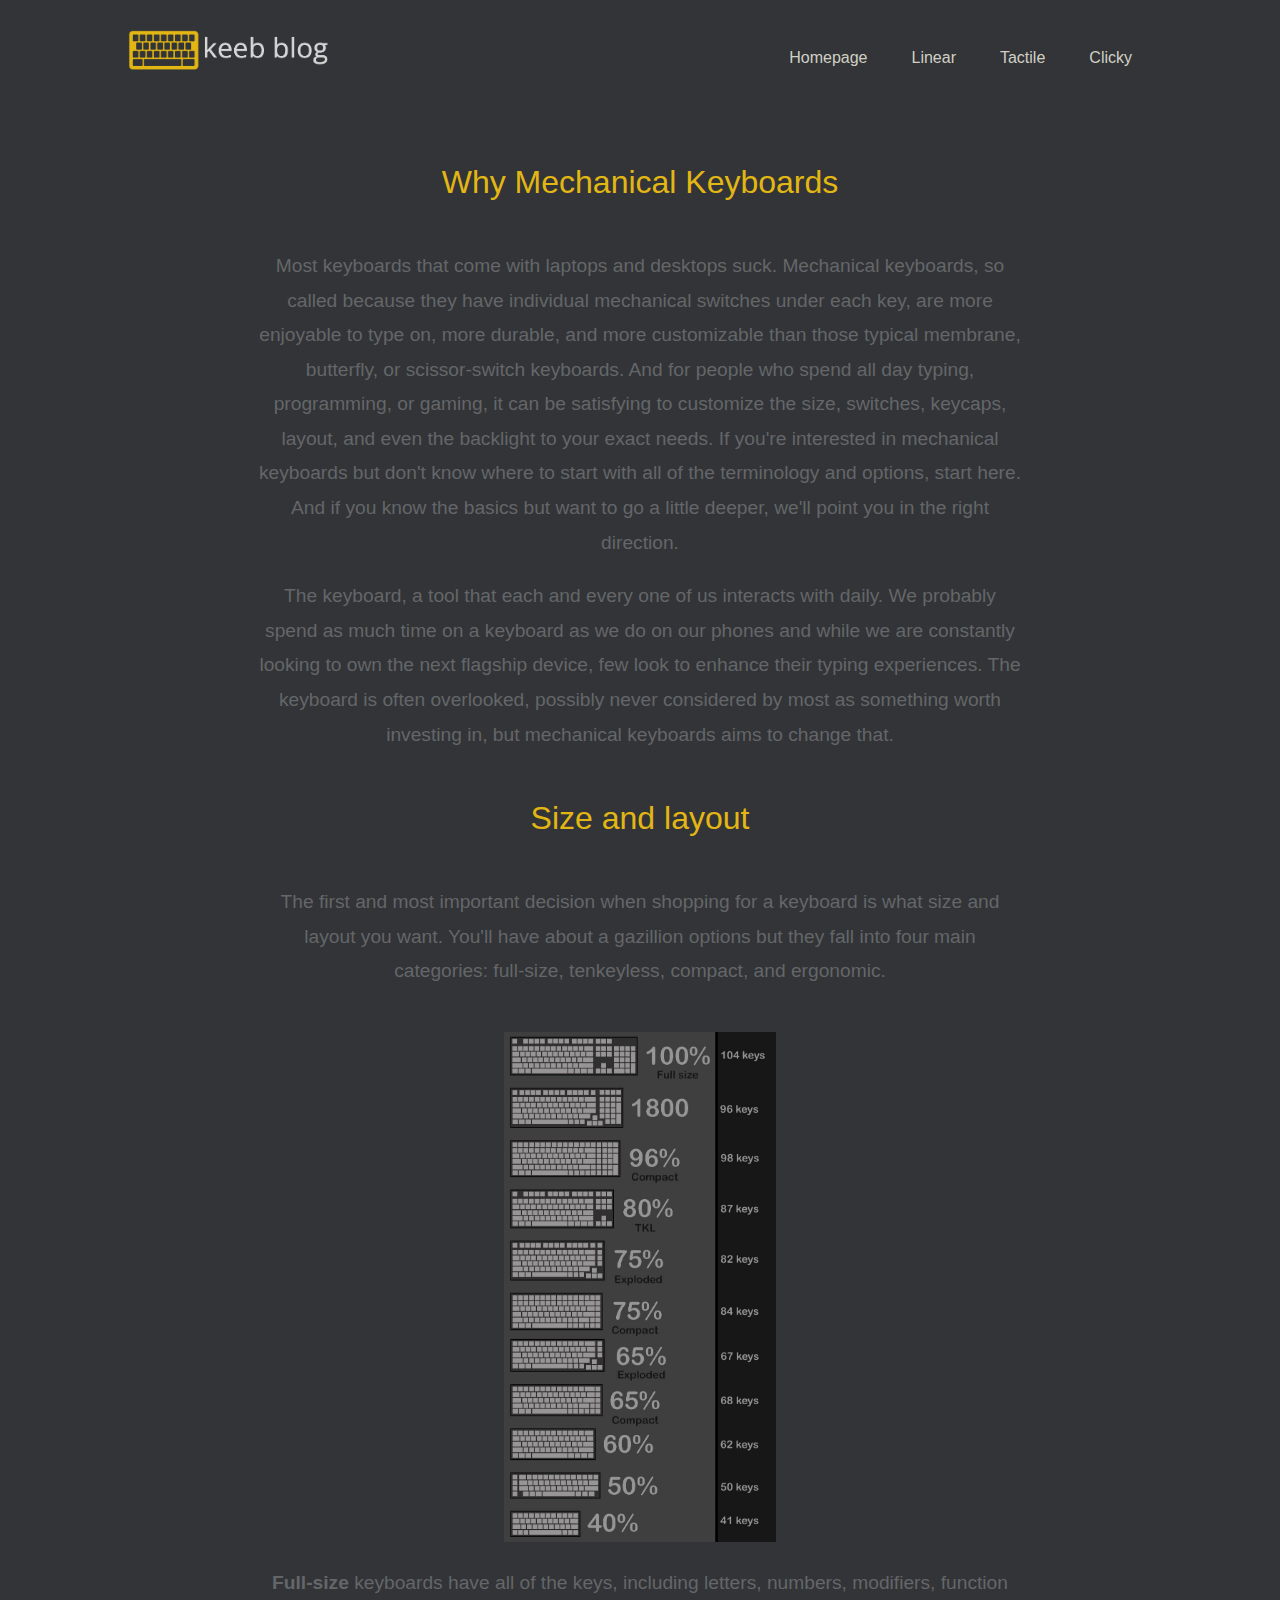
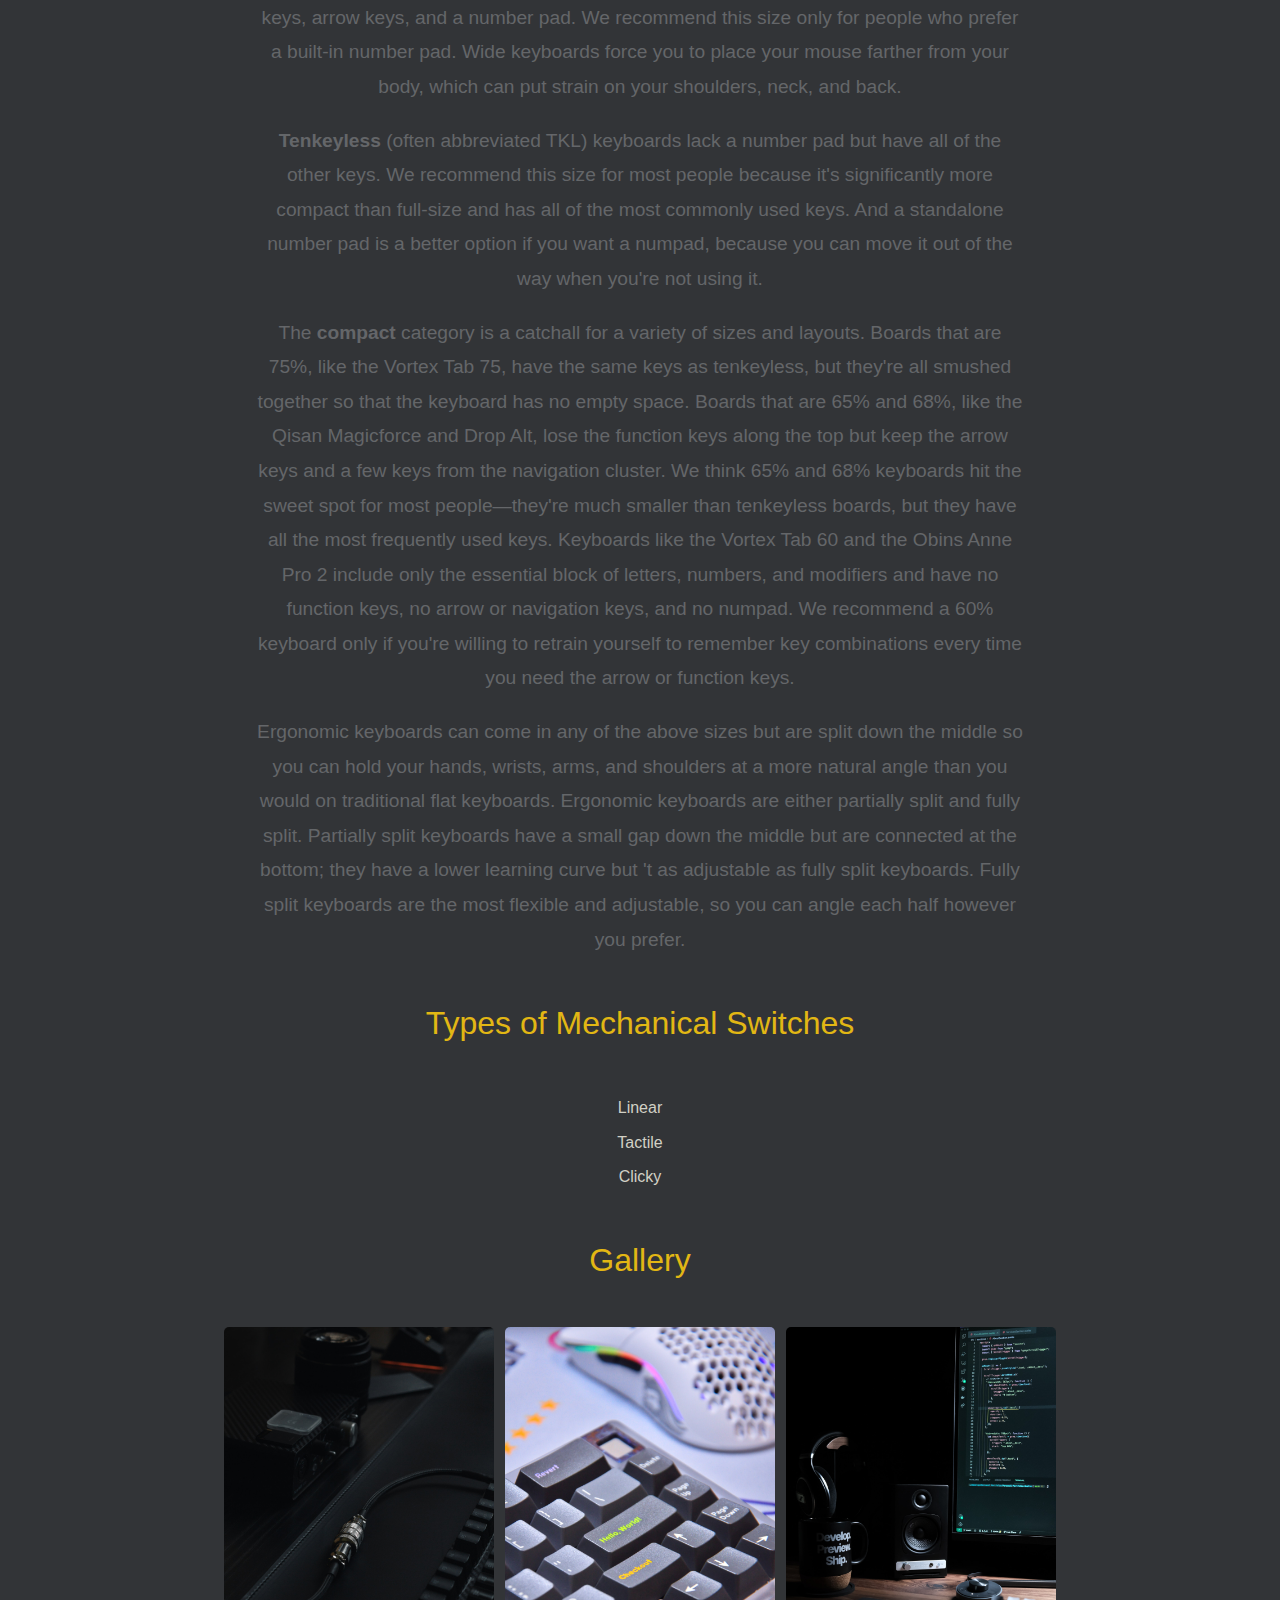
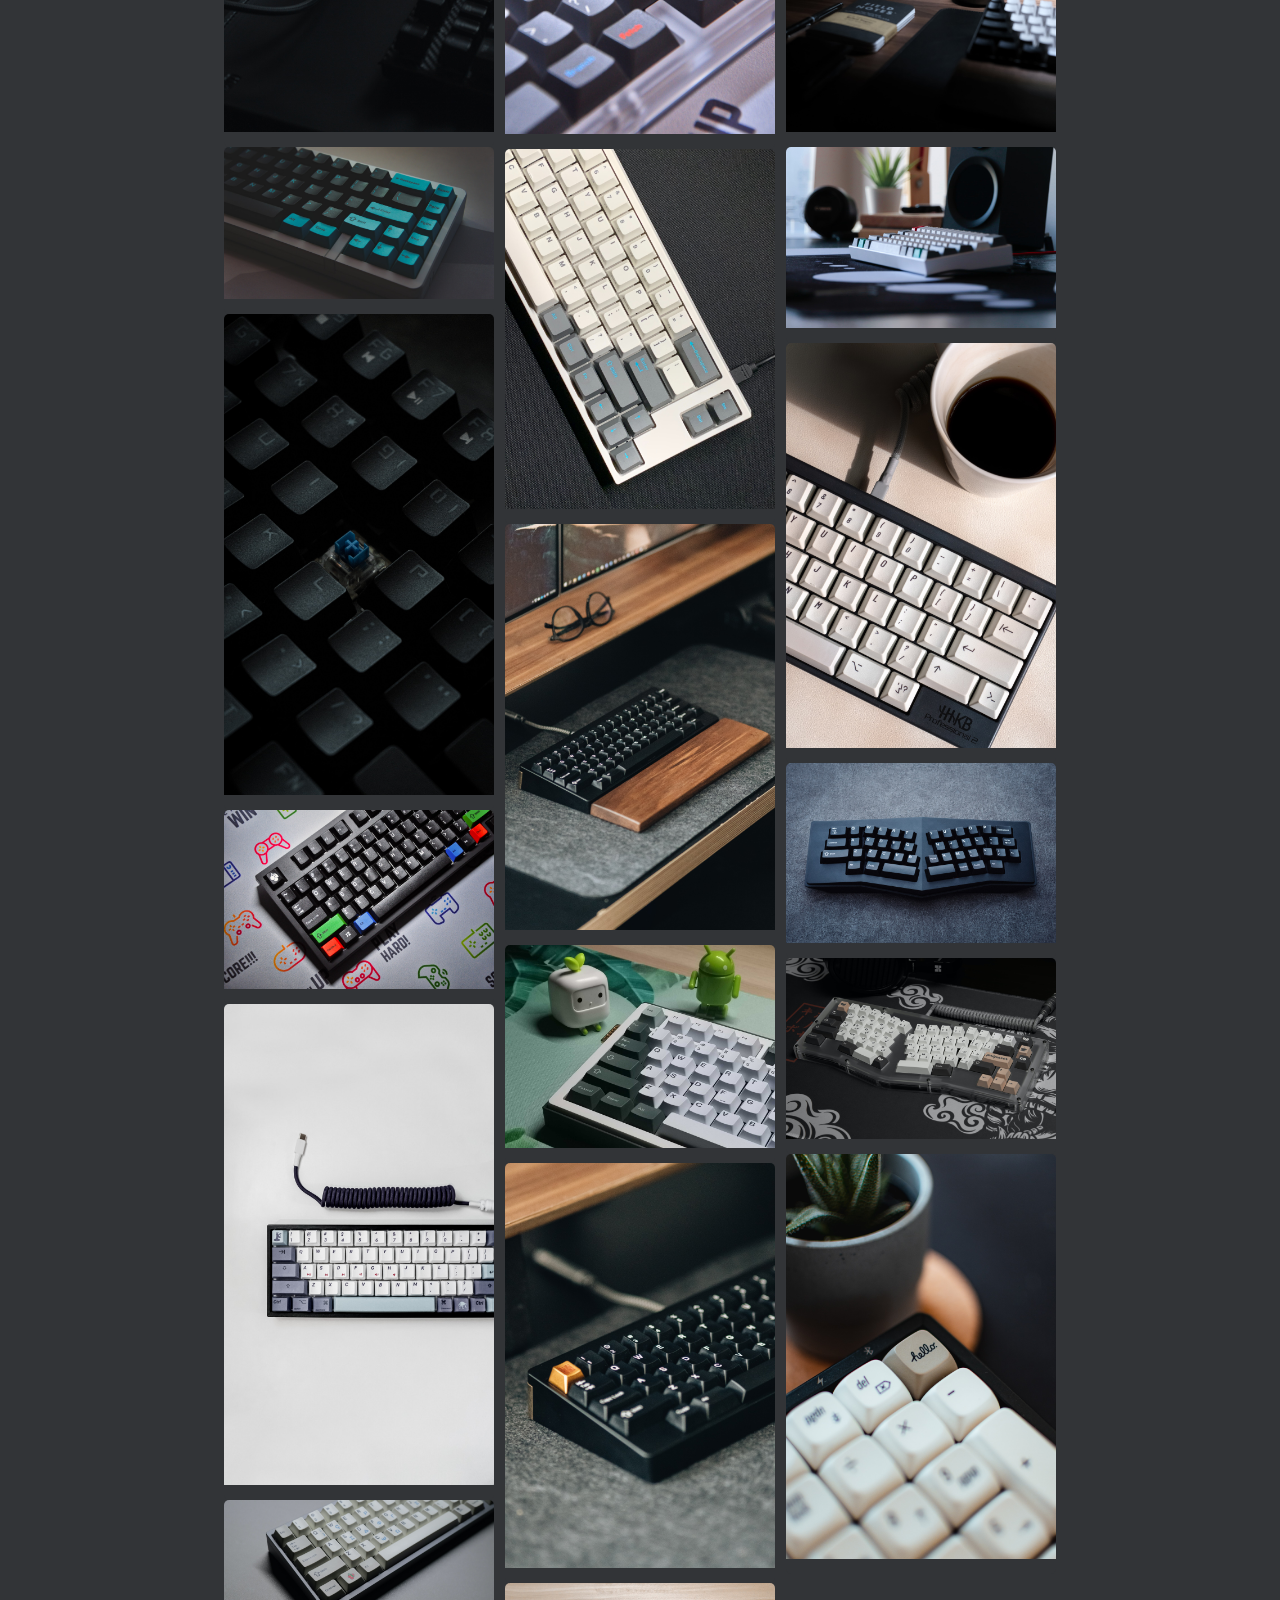
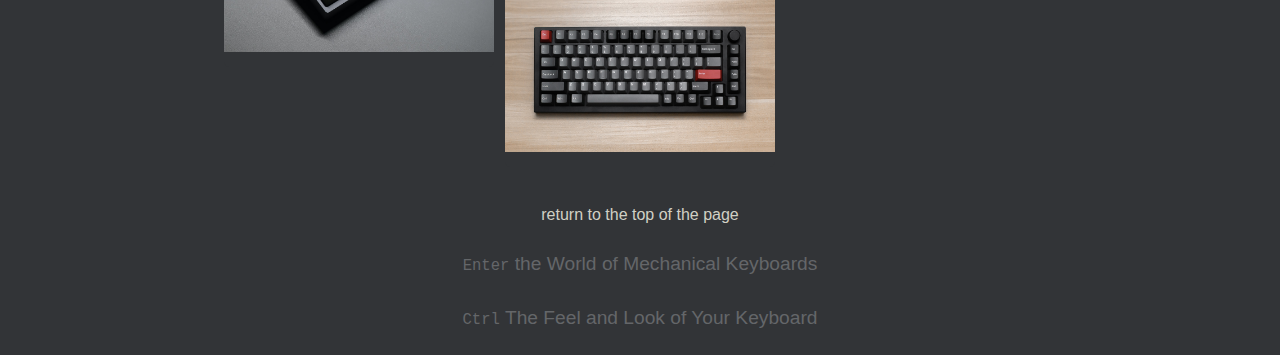
<file: index.html>
<!DOCTYPE html>
<html lang="en">
  <head>
    <meta charset="UTF-8" />
    <meta http-equiv="X-UA-Compatible" content="IE=edge" />
    <meta name="viewport" content="width=device-width, initial-scale=1.0" />
    <title>Keeb Blog</title>
    <link rel="stylesheet" href="style.css" />
  </head>
  <body>
    <header id="top" role="banner">
      <img class="logo" src="images/logo.png" alt="logo" />
      <nav role="navigation">
        <ul class="nav_links">
          <li>
            <a href="index.html" title="Homepage">Homepage</a>
          </li>
          <li>
            <a href="linear.html" title="linear">Linear</a>
          </li>
          <li>
            <a href="tactile.html" title="Tactile">Tactile</a>
          </li>
          <li>
            <a href="clicky.html" title="Clicky">Clicky</a>
          </li>
        </ul>
      </nav>
    </header>
    <main role="main">
      <article role="article">
        <h1>Why Mechanical Keyboards</h1>
        <p>
          Most keyboards that come with laptops and desktops suck. Mechanical
          keyboards, so called because they have individual mechanical switches
          under each key, are more enjoyable to type on, more durable, and more
          customizable than those typical membrane, butterfly, or scissor-switch
          keyboards. And for people who spend all day typing, programming, or
          gaming, it can be satisfying to customize the size, switches, keycaps,
          layout, and even the backlight to your exact needs. If you&apos;re
          interested in mechanical keyboards but don&apos;t know where to start
          with all of the terminology and options, start here. And if you know
          the basics but want to go a little deeper, we&apos;ll point you in the
          right direction.
          <!--source: https://www.nytimes.com/wirecutter/blog/how-to-shop-for-a-mechanical-keyboard/#_70552176 -->
        </p>
        <p>
          The keyboard, a tool that each and every one of us interacts with
          daily. We probably spend as much time on a keyboard as we do on our
          phones and while we are constantly looking to own the next flagship
          device, few look to enhance their typing experiences. The keyboard is
          often overlooked, possibly never considered by most as something worth
          investing in, but mechanical keyboards aims to change that.
          <!--source: https://www.taehatypes.com-->
        </p>
        <!--source: https://www.nytimes.com/wirecutter/blog/how-to-shop-for-a-mechanical-keyboard/#_70552176 -->
        <h1>Size and layout</h1>
        <p>
          The first and most important decision when shopping for a keyboard is
          what size and layout you want. You&apos;ll have about a gazillion
          options but they fall into four main categories: full-size,
          tenkeyless, compact, and ergonomic.
        </p>
        <img class="layoutPic" src="images/layout.jpg" alt="layout_img" />
        <p>
          <b>Full-size</b> keyboards have all of the keys, including letters,
          numbers, modifiers, function keys, arrow keys, and a number pad. We
          recommend this size only for people who prefer a built-in number pad.
          Wide keyboards force you to place your mouse farther from your body,
          which can put strain on your shoulders, neck, and back.
        </p>
        <p>
          <b>Tenkeyless</b> (often abbreviated TKL) keyboards lack a number pad
          but have all of the other keys. We recommend this size for most people
          because it&apos;s significantly more compact than full-size and has
          all of the most commonly used keys. And a standalone number pad is a
          better option if you want a numpad, because you can move it out of the
          way when you&apos;re not using it.
        </p>
        <p>
          The <b>compact</b> category is a catchall for a variety of sizes and
          layouts. Boards that are 75%, like the Vortex Tab 75, have the same
          keys as tenkeyless, but they&apos;re all smushed together so that the
          keyboard has no empty space. Boards that are 65% and 68%, like the
          Qisan Magicforce and Drop Alt, lose the function keys along the top
          but keep the arrow keys and a few keys from the navigation cluster. We
          think 65% and 68% keyboards hit the sweet spot for most
          people—they&apos;re much smaller than tenkeyless boards, but they have
          all the most frequently used keys. Keyboards like the Vortex Tab 60
          and the Obins Anne Pro 2 include only the essential block of letters,
          numbers, and modifiers and have no function keys, no arrow or
          navigation keys, and no numpad. We recommend a 60% keyboard only if
          you&apos;re willing to retrain yourself to remember key combinations
          every time you need the arrow or function keys.
        </p>
        <p>
          Ergonomic keyboards can come in any of the above sizes but are split
          down the middle so you can hold your hands, wrists, arms, and
          shoulders at a more natural angle than you would on traditional flat
          keyboards. Ergonomic keyboards are either partially split and fully
          split. Partially split keyboards have a small gap down the middle but
          are connected at the bottom; they have a lower learning curve but
          &apos;t as adjustable as fully split keyboards. Fully split keyboards
          are the most flexible and adjustable, so you can angle each half
          however you prefer.
        </p>
        <h1>Types of Mechanical Switches</h1>
        <ul class="datalist">
          <li>
            <data value="001" data-id="001"
              ><a href="linear.html" title="linear">Linear</a></data
            >
          </li>
          <li>
            <data value="002" data-id="002"
              ><a href="tactile.html" title="Tactile">Tactile</a></data
            >
          </li>
          <li>
            <data value="003" data-id="003"
              ><a href="clicky.html" title="Clicky">Clicky</a></data
            >
          </li>
        </ul>
        <h1>Gallery</h1>
        <div class="container">
          <div class="gallery">
            <div class="column">
              <img itemprop="row1col1" src="images/img1.jpg" />
              <img itemprop="row1col2" src="images/img2.jpg" />
              <img itemprop="row1col3" src="images/img3.jpg" />
              <img itemprop="row1col4" src="images/img4.jpg" />
              <img itemprop="row1col5" src="images/img5.jpg" />
              <img itemprop="row1col6" src="images/img6.jpg" />
            </div>
            <div class="column">
              <img itemprop="row2col1" src="images/img7.jpg" />
              <img itemprop="row2col2" src="images/img8.jpg" />
              <img itemprop="row2col3" src="images/img9.jpg" />
              <img itemprop="row2col4" src="images/img10.jpg" />
              <img itemprop="row2col5" src="images/img11.jpg" />
              <img itemprop="row2col6" src="images/img12.jpg" />
            </div>
            <div class="column">
              <img itemprop="row3col1" src="images/img13.jpg" />
              <img itemprop="row3col2" src="images/img14.jpg" />
              <img itemprop="row3col3" src="images/img15.jpg" />
              <img itemprop="row3col4" src="images/img16.jpg" />
              <img itemprop="row3col5" src="images/img17.jpg" />
              <img itemprop="row3col6" src="images/img18.jpg" />
            </div>
          </div>
        </div>
      </article>
    </main>
    <footer role="sectionlink">
      <a href="index.html">return to the top of the page</a>
      <p><kbd>Enter</kbd> the World of Mechanical Keyboards</p>
      <p><kbd>Ctrl</kbd> The Feel and Look of Your Keyboard</p>
    </footer>
  </body>
</html>
</file>
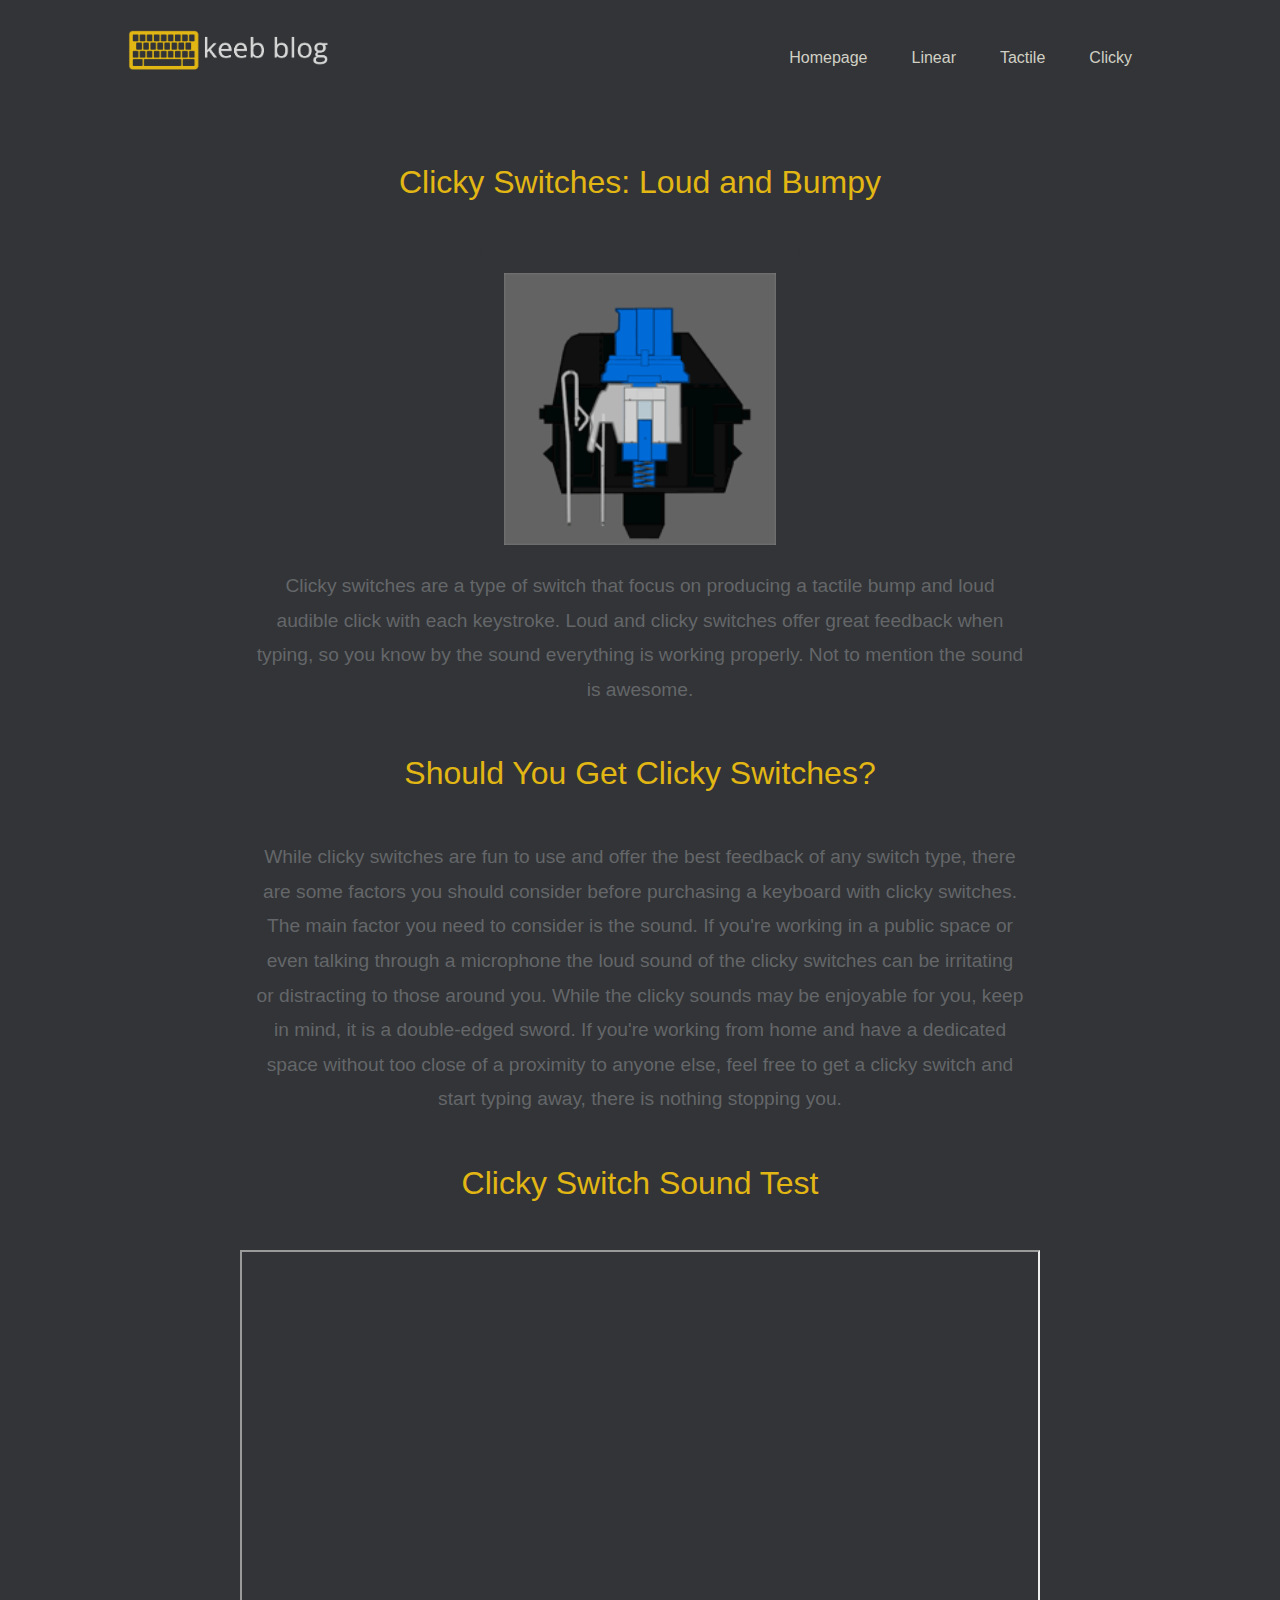
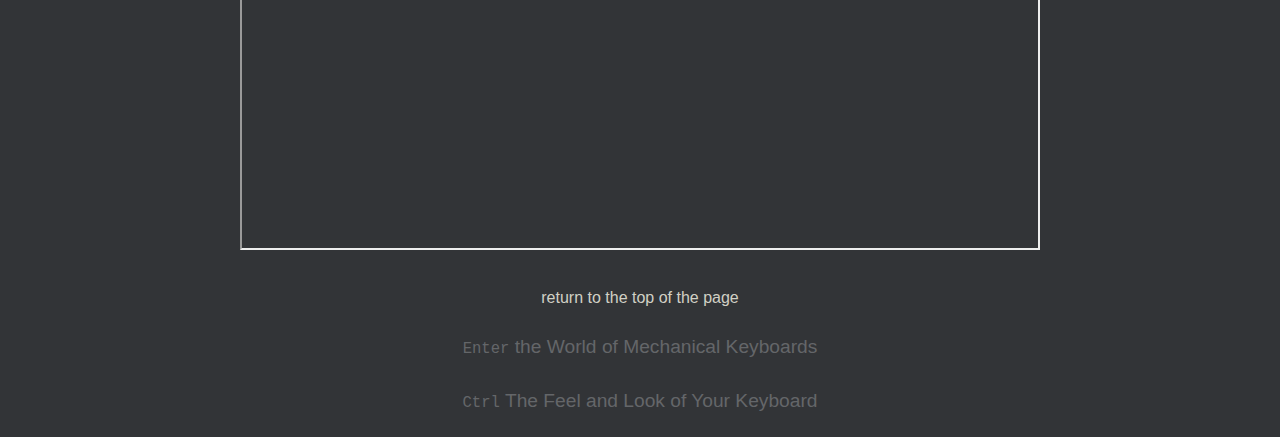
<file: clicky.html>
<!DOCTYPE html>
<html lang="en">
  <head>
    <meta charset="UTF-8" />
    <meta http-equiv="X-UA-Compatible" content="IE=edge" />
    <meta name="viewport" content="width=device-width, initial-scale=1.0" />
    <title>Keeb Blog</title>
    <link rel="stylesheet" href="style.css" />
  </head>
  <body>
    <header id="top" role="banner">
      <img class="logo" src="images/logo.png" alt="logo" />
      <nav role="navigation">
        <ul class="nav_links">
          <li>
            <a href="index.html" title="Homepage">Homepage</a>
          </li>
          <li>
            <a href="linear.html" title="linear">Linear</a>
          </li>
          <li>
            <a href="tactile.html" title="Tactile">Tactile</a>
          </li>
          <li>
            <a href="clicky.html" title="Clicky">Clicky</a>
          </li>
        </ul>
      </nav>
    </header>
    <main role="main">
      <article role="article">
        <!--source: https://switchandclick.com/linear-vs-tactile-vs-clicky-switches-a-helpful-guide-with-an-infographic/ -->
        <h1>Clicky Switches: Loud and Bumpy</h1>
        <img class="switch" src="images/Blue.gif" alt="blueswitch" />
        <p>
          Clicky switches are a type of switch that focus on producing a tactile
          bump and loud audible click with each keystroke. Loud and clicky
          switches offer great feedback when typing, so you know by the sound
          everything is working properly. Not to mention the sound is awesome.
        </p>
        <h1>Should You Get Clicky Switches?</h1>
        <p>
          While clicky switches are fun to use and offer the best feedback of
          any switch type, there are some factors you should consider before
          purchasing a keyboard with clicky switches. The main factor you need
          to consider is the sound. If you&apos;re working in a public space or
          even talking through a microphone the loud sound of the clicky
          switches can be irritating or distracting to those around you. While
          the clicky sounds may be enjoyable for you, keep in mind, it is a
          double-edged sword. If you&apos;re working from home and have a
          dedicated space without too close of a proximity to anyone else, feel
          free to get a clicky switch and start typing away, there is nothing
          stopping you.
        </p>
        <h1>Clicky Switch Sound Test</h1>
        <iframe
          width="800"
          height="600"
          allow="fullscreen"
          src="https://www.youtube.com/embed/vMu5pXRhbYA"
        ></iframe>
      </article>
    </main>
    <footer role="sectionlink">
      <a href="tactile.html#top">return to the top of the page</a>
      <p><kbd>Enter</kbd> the World of Mechanical Keyboards</p>
      <p><kbd>Ctrl</kbd> The Feel and Look of Your Keyboard</p>
    </footer>
  </body>
</html>
</file>
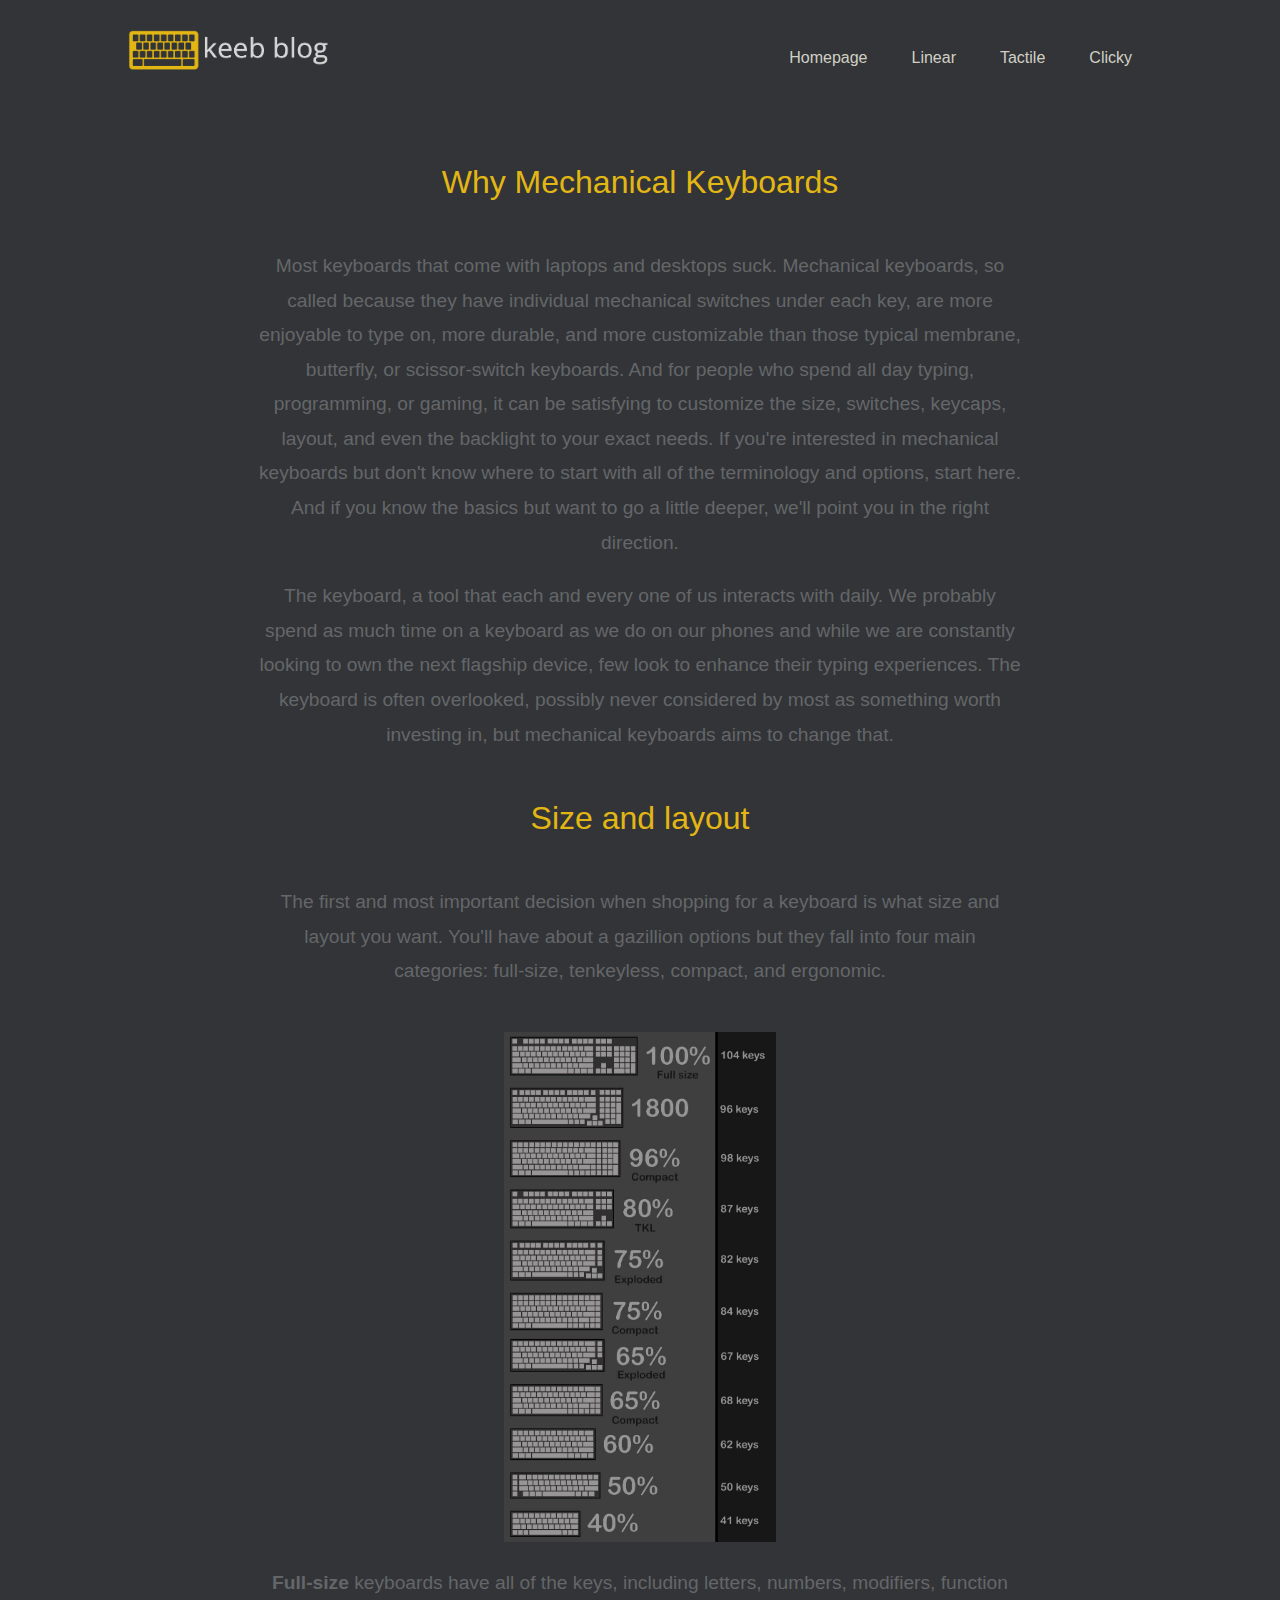
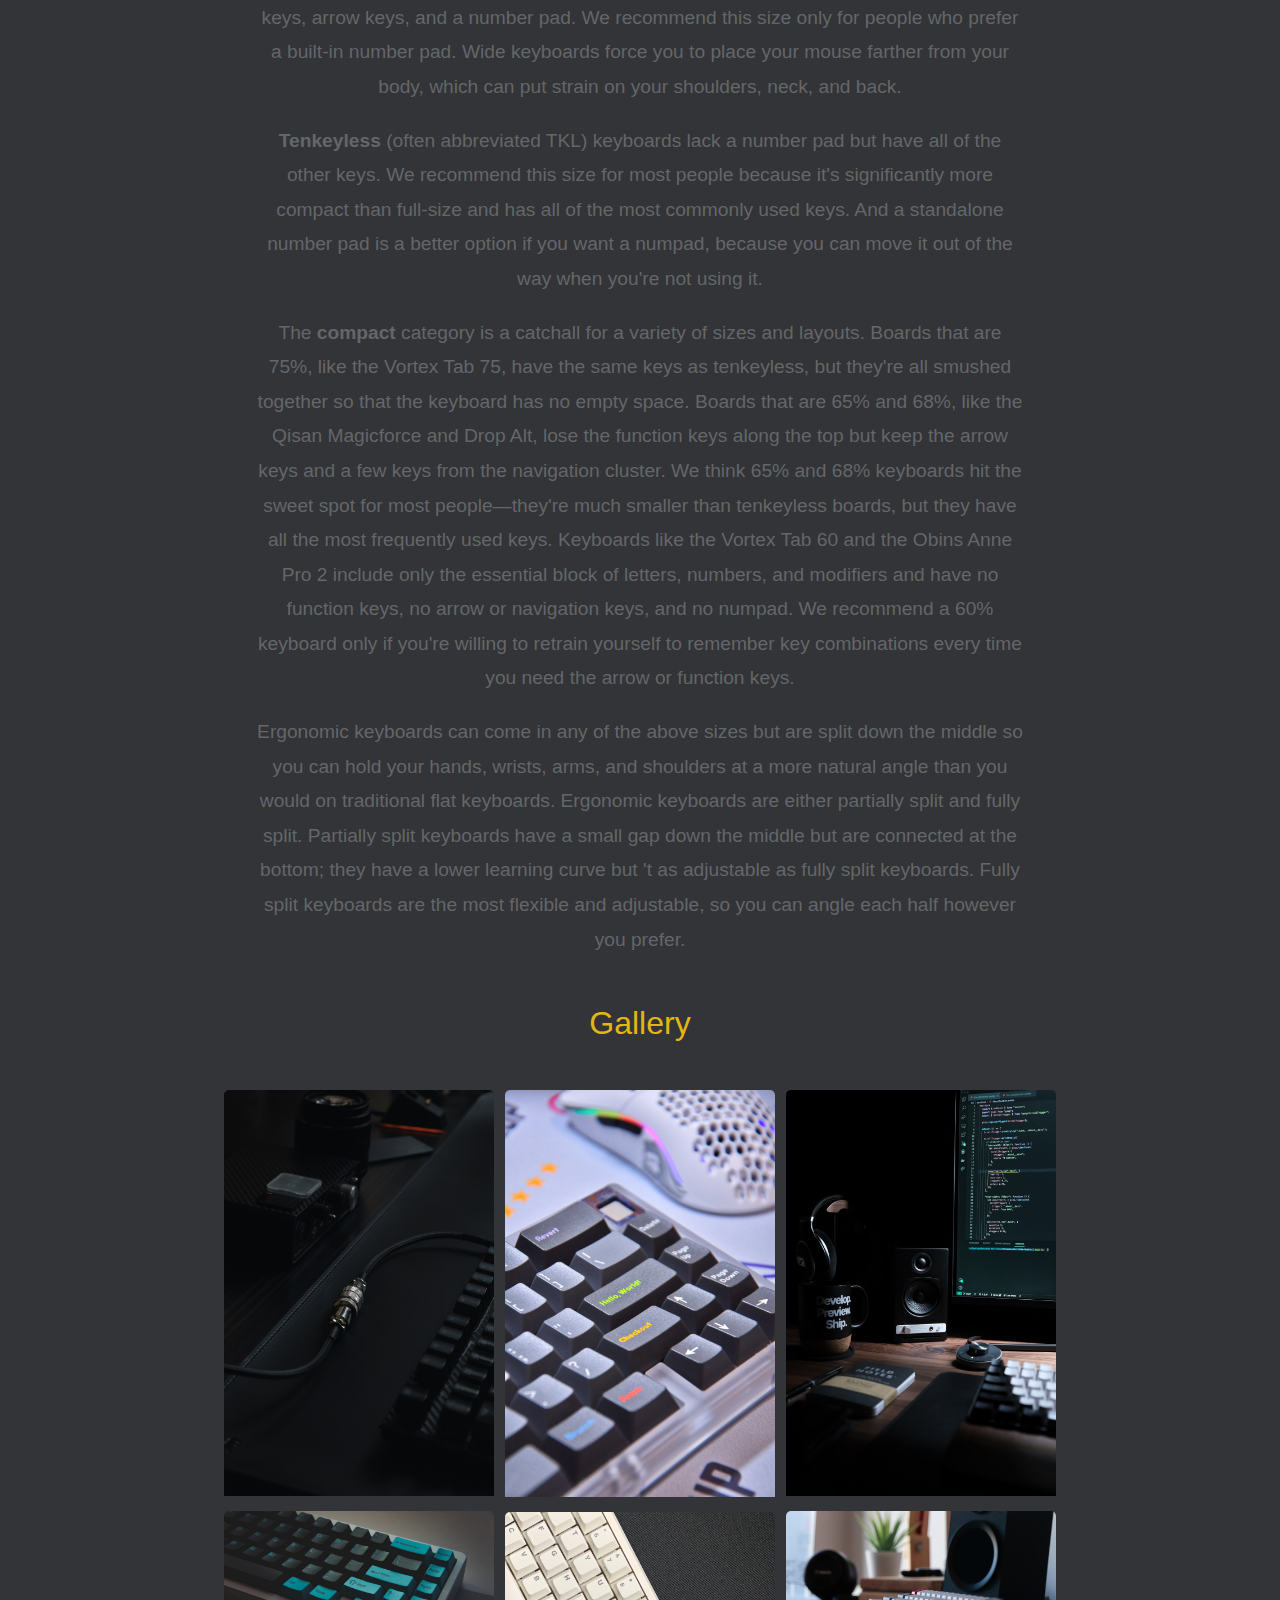
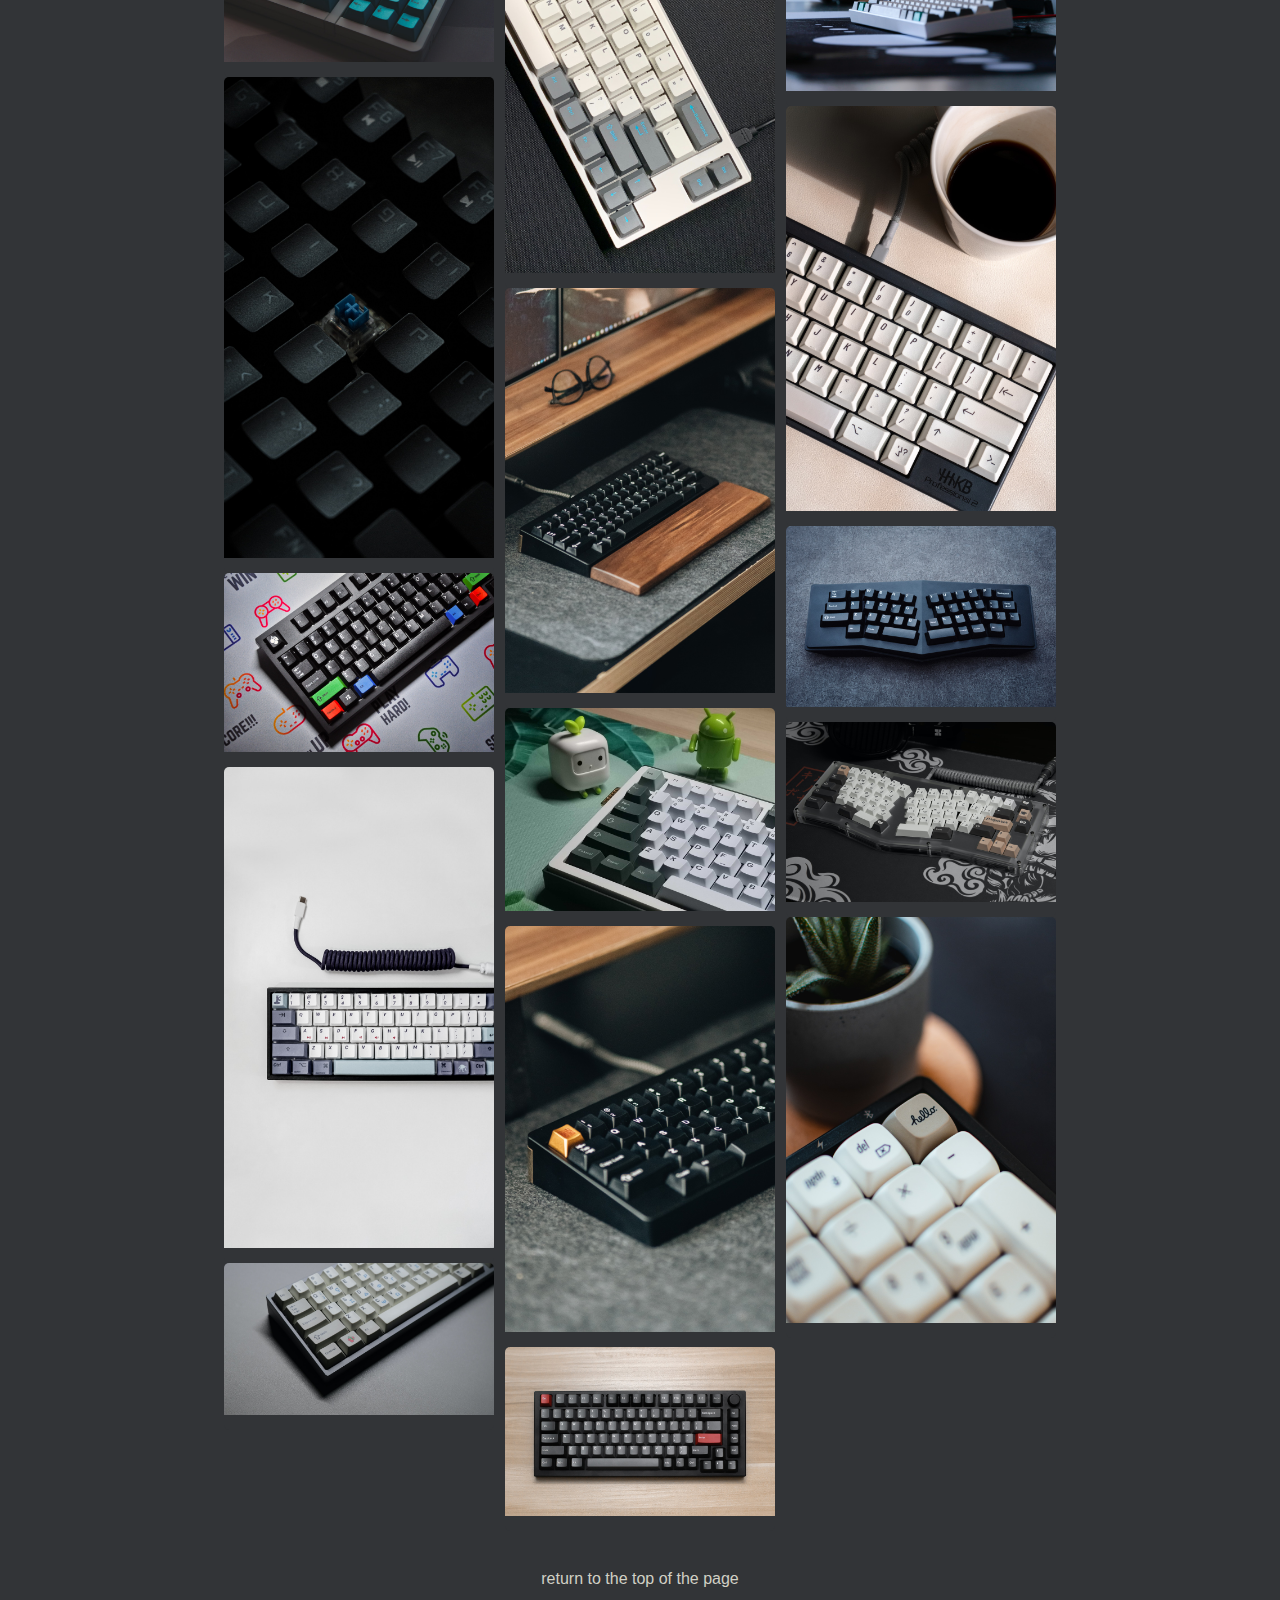
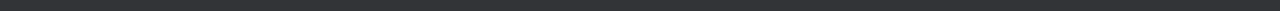
<file: homepage.html>
<!DOCTYPE html>
<html lang="en">
  <head>
    <meta charset="UTF-8" />
    <meta http-equiv="X-UA-Compatible" content="IE=edge" />
    <meta name="viewport" content="width=device-width, initial-scale=1.0" />
    <title>Keeb Blog</title>
    <link rel="stylesheet" href="style.css" />
  </head>
  <body>
    <header id="top" role="banner">
      <img class="logo" src="/images/logo.png" alt="logo" />
      <nav role="navigation">
        <ul class="nav_links">
          <li>
            <a href="homepage.html" title="Homepage">Homepage</a>
          </li>
          <li>
            <a href="#" title="linear">Linear</a>
          </li>
          <li>
            <a href="#" title="Tactile">Tactile</a>
          </li>
          <li>
            <a href="#" title="Clicky">Clicky</a>
          </li>
        </ul>
      </nav>
    </header>
    <main role="main">
      <article role="article">
        <h1>Why Mechanical Keyboards</h1>
        <p>
          Most keyboards that come with laptops and desktops suck. Mechanical
          keyboards, so called because they have individual mechanical switches
          under each key, are more enjoyable to type on, more durable, and more
          customizable than those typical membrane, butterfly, or scissor-switch
          keyboards. And for people who spend all day typing, programming, or
          gaming, it can be satisfying to customize the size, switches, keycaps,
          layout, and even the backlight to your exact needs. If you&apos;re
          interested in mechanical keyboards but don&apos;t know where to start
          with all of the terminology and options, start here. And if you know
          the basics but want to go a little deeper, we&apos;ll point you in the
          right direction.
          <!--source: https://www.nytimes.com/wirecutter/blog/how-to-shop-for-a-mechanical-keyboard/#_70552176 -->
        </p>
        <p>
          The keyboard, a tool that each and every one of us interacts with
          daily. We probably spend as much time on a keyboard as we do on our
          phones and while we are constantly looking to own the next flagship
          device, few look to enhance their typing experiences. The keyboard is
          often overlooked, possibly never considered by most as something worth
          investing in, but mechanical keyboards aims to change that.
          <!--source: https://www.taehatypes.com-->
        </p>
        <!--source: https://www.nytimes.com/wirecutter/blog/how-to-shop-for-a-mechanical-keyboard/#_70552176 -->
        <h1>Size and layout</h1>
        <p>
          The first and most important decision when shopping for a keyboard is
          what size and layout you want. You&apos;ll have about a gazillion
          options but they fall into four main categories: full-size,
          tenkeyless, compact, and ergonomic.
        </p>
        <img class="layoutPic" src="/images/layout.jpg" alt="layout_img" />
        <p>
          <b>Full-size</b> keyboards have all of the keys, including letters,
          numbers, modifiers, function keys, arrow keys, and a number pad. We
          recommend this size only for people who prefer a built-in number pad.
          Wide keyboards force you to place your mouse farther from your body,
          which can put strain on your shoulders, neck, and back.
        </p>
        <p>
          <b>Tenkeyless</b> (often abbreviated TKL) keyboards lack a number pad
          but have all of the other keys. We recommend this size for most people
          because it&apos;s significantly more compact than full-size and has
          all of the most commonly used keys. And a standalone number pad is a
          better option if you want a numpad, because you can move it out of the
          way when you&apos;re not using it.
        </p>
        <p>
          The <b>compact</b> category is a catchall for a variety of sizes and
          layouts. Boards that are 75%, like the Vortex Tab 75, have the same
          keys as tenkeyless, but they&apos;re all smushed together so that the
          keyboard has no empty space. Boards that are 65% and 68%, like the
          Qisan Magicforce and Drop Alt, lose the function keys along the top
          but keep the arrow keys and a few keys from the navigation cluster. We
          think 65% and 68% keyboards hit the sweet spot for most
          people—they&apos;re much smaller than tenkeyless boards, but they have
          all the most frequently used keys. Keyboards like the Vortex Tab 60
          and the Obins Anne Pro 2 include only the essential block of letters,
          numbers, and modifiers and have no function keys, no arrow or
          navigation keys, and no numpad. We recommend a 60% keyboard only if
          you&apos;re willing to retrain yourself to remember key combinations
          every time you need the arrow or function keys.
        </p>
        <p>
          Ergonomic keyboards can come in any of the above sizes but are split
          down the middle so you can hold your hands, wrists, arms, and
          shoulders at a more natural angle than you would on traditional flat
          keyboards. Ergonomic keyboards are either partially split and fully
          split. Partially split keyboards have a small gap down the middle but
          are connected at the bottom; they have a lower learning curve but
          &apos;t as adjustable as fully split keyboards. Fully split keyboards
          are the most flexible and adjustable, so you can angle each half
          however you prefer.
        </p>
        <h1>Gallery</h1>
        <div class="container">
          <div class="gallery">
            <div class="column">
              <img src="/images/img1.jpg" />
              <img src="/images/img2.jpg" />
              <img src="/images/img3.jpg" />
              <img src="/images/img4.jpg" />
              <img src="/images/img5.jpg" />
              <img src="/images/img6.jpg" />
            </div>
            <div class="column">
              <img src="/images/img7.jpg" />
              <img src="/images/img8.jpg" />
              <img src="/images/img9.jpg" />
              <img src="/images/img10.jpg" />
              <img src="/images/img11.jpg" />
              <img src="/images/img12.jpg" />
            </div>
            <div class="column">
              <img src="/images/img13.jpg" />
              <img src="/images/img14.jpg" />
              <img src="/images/img15.jpg" />
              <img src="/images/img16.jpg" />
              <img src="/images/img17.jpg" />
              <img src="/images/img18.jpg" />
            </div>
          </div>
        </div>
      </article>
    </main>
    <footer role="contentinfo">
      <a href="homepage.html#top">return to the top of the page</a>
    </footer>
  </body>
</html>
</file>
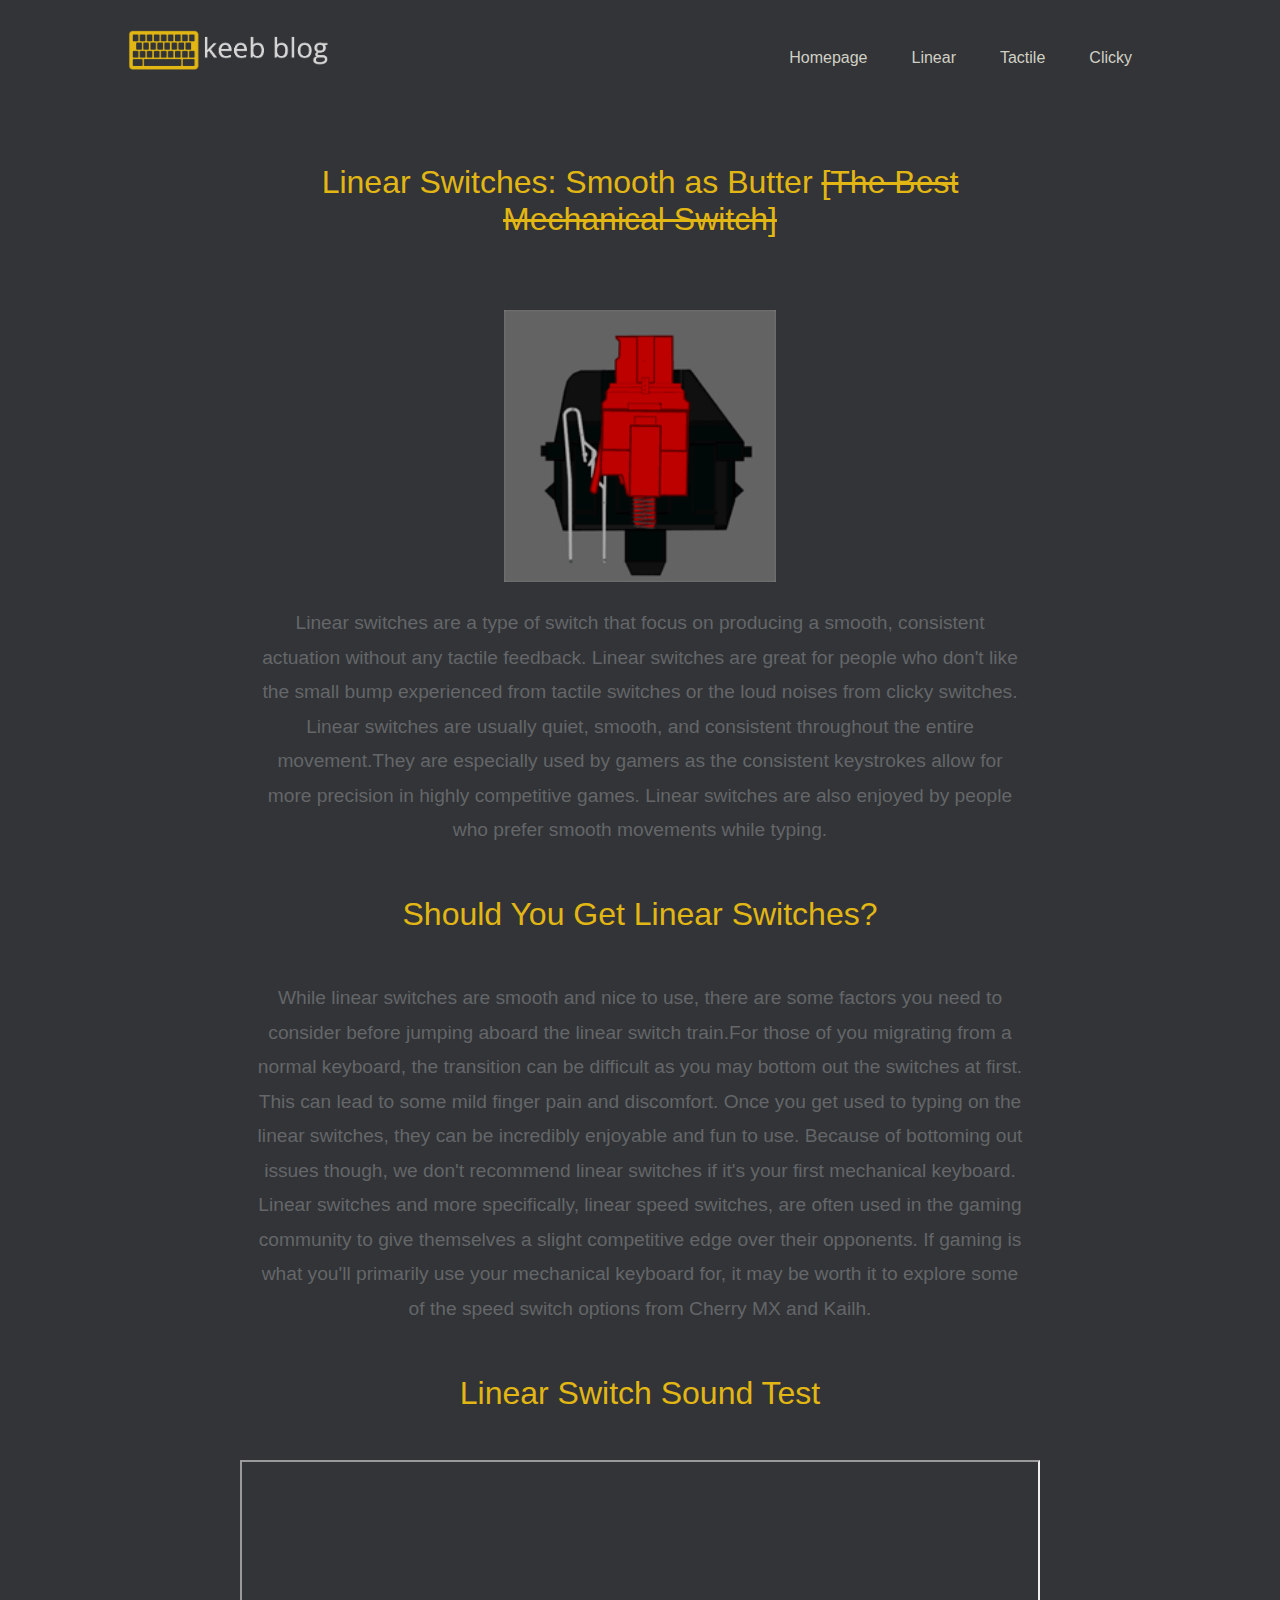
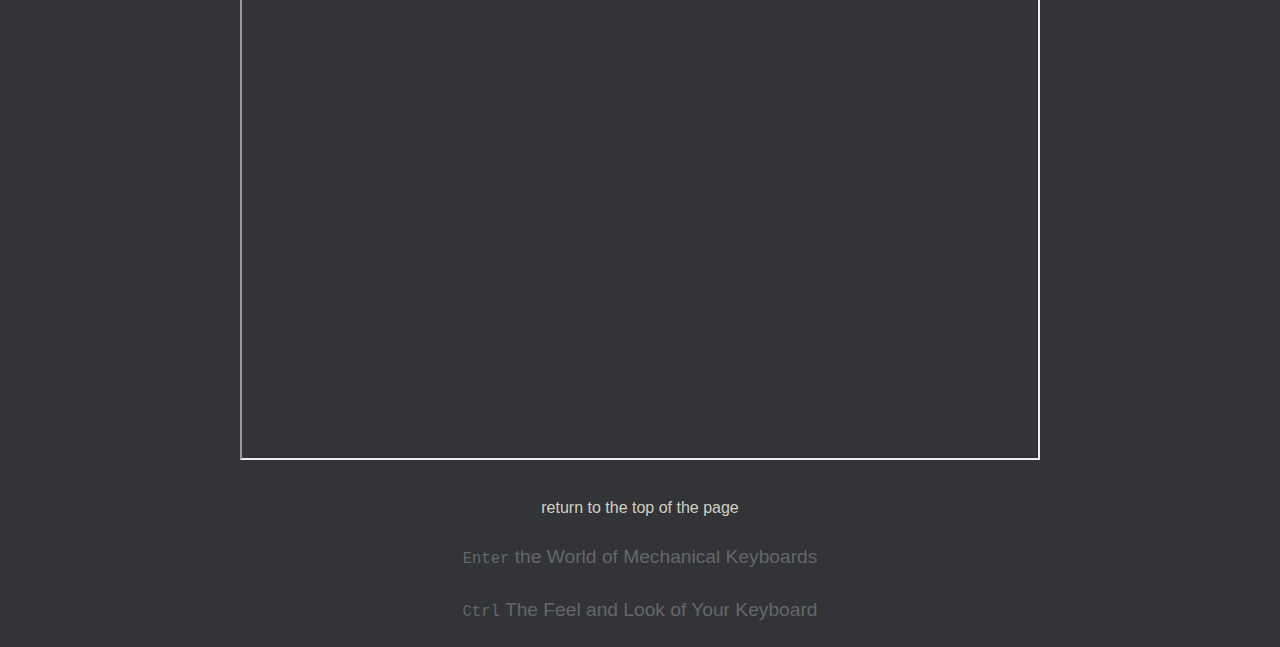
<file: linear.html>
<!DOCTYPE html>
<html lang="en">
  <head>
    <meta charset="UTF-8" />
    <meta http-equiv="X-UA-Compatible" content="IE=edge" />
    <meta name="viewport" content="width=device-width, initial-scale=1.0" />
    <title>Keeb Blog</title>
    <link rel="stylesheet" href="style.css" />
  </head>
  <body>
    <header id="top" role="banner">
      <img class="logo" src="images/logo.png" alt="logo" />
      <nav role="navigation">
        <ul class="nav_links">
          <li>
            <a href="index.html" title="Homepage">Homepage</a>
          </li>
          <li>
            <a href="linear.html" title="linear">Linear</a>
          </li>
          <li>
            <a href="tactile.html" title="Tactile">Tactile</a>
          </li>
          <li>
            <a href="clicky.html" title="Clicky">Clicky</a>
          </li>
        </ul>
      </nav>
    </header>
    <main role="main">
      <article role="article">
        <!--source: https://switchandclick.com/linear-vs-tactile-vs-clicky-switches-a-helpful-guide-with-an-infographic/ -->
        <h1>
          Linear Switches: Smooth as Butter
          <del>[The Best Mechanical Switch]</del>
        </h1>
        <img class="switch" src="images/Red.gif" alt="redswitch" />
        <p>
          Linear switches are a type of switch that focus on producing a smooth,
          consistent actuation without any tactile feedback. Linear switches are
          great for people who don&apos;t like the small bump experienced from
          tactile switches or the loud noises from clicky switches. Linear
          switches are usually quiet, smooth, and consistent throughout the
          entire movement.They are especially used by gamers as the consistent
          keystrokes allow for more precision in highly competitive games.
          Linear switches are also enjoyed by people who prefer smooth movements
          while typing.
        </p>
        <h1>Should You Get Linear Switches?</h1>
        <p>
          While linear switches are smooth and nice to use, there are some
          factors you need to consider before jumping aboard the linear switch
          train.For those of you migrating from a normal keyboard, the
          transition can be difficult as you may bottom out the switches at
          first. This can lead to some mild finger pain and discomfort. Once you
          get used to typing on the linear switches, they can be incredibly
          enjoyable and fun to use. Because of bottoming out issues though, we
          don&apos;t recommend linear switches if it&apos;s your first
          mechanical keyboard. Linear switches and more specifically, linear
          speed switches, are often used in the gaming community to give
          themselves a slight competitive edge over their opponents. If gaming
          is what you&apos;ll primarily use your mechanical keyboard for, it may
          be worth it to explore some of the speed switch options from Cherry MX
          and Kailh.
        </p>
        <h1>Linear Switch Sound Test</h1>
        <iframe
          width="800"
          height="600"
          allow="fullscreen"
          src="https://www.youtube.com/embed/EKovIWEQZYE"
        ></iframe>
      </article>
    </main>
    <footer role="sectionlink">
      <a href="linear.html#top">return to the top of the page</a>
      <p><kbd>Enter</kbd> the World of Mechanical Keyboards</p>
      <p><kbd>Ctrl</kbd> The Feel and Look of Your Keyboard</p>
    </footer>
  </body>
</html>
</file>
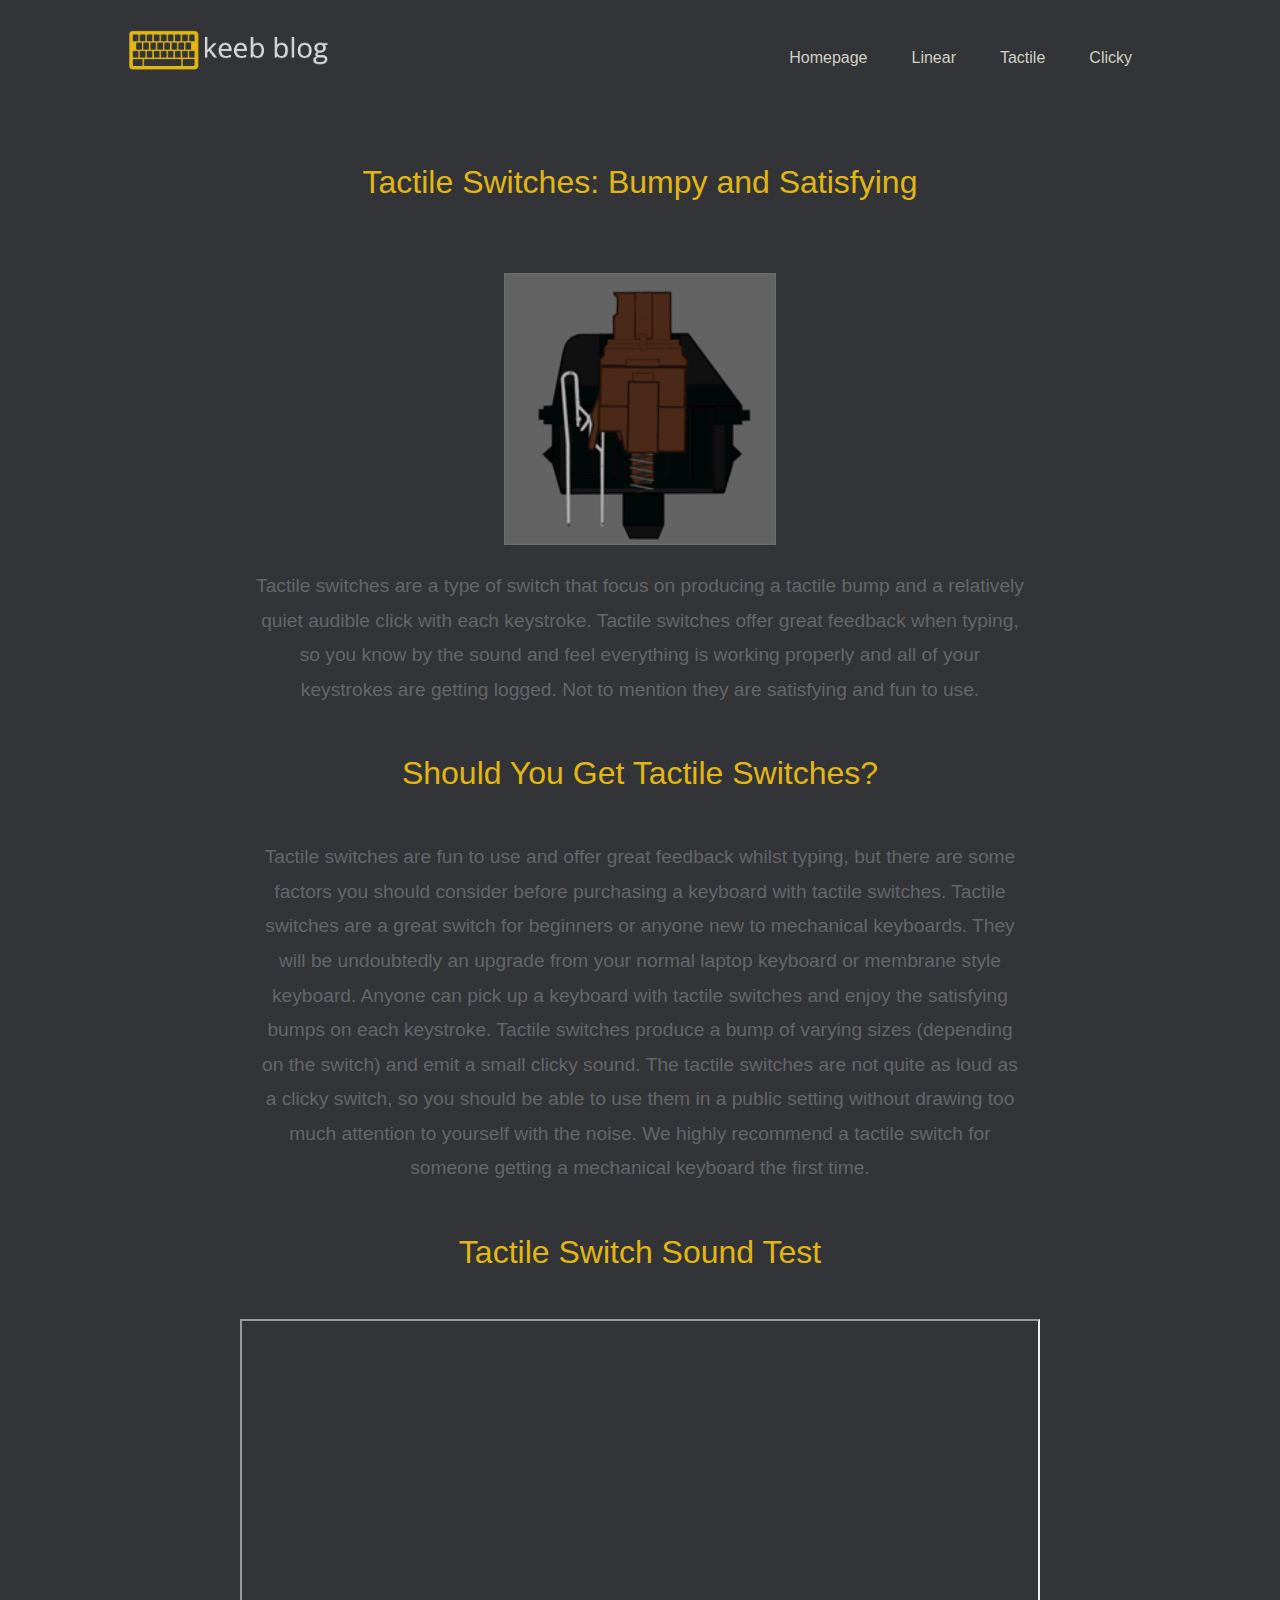
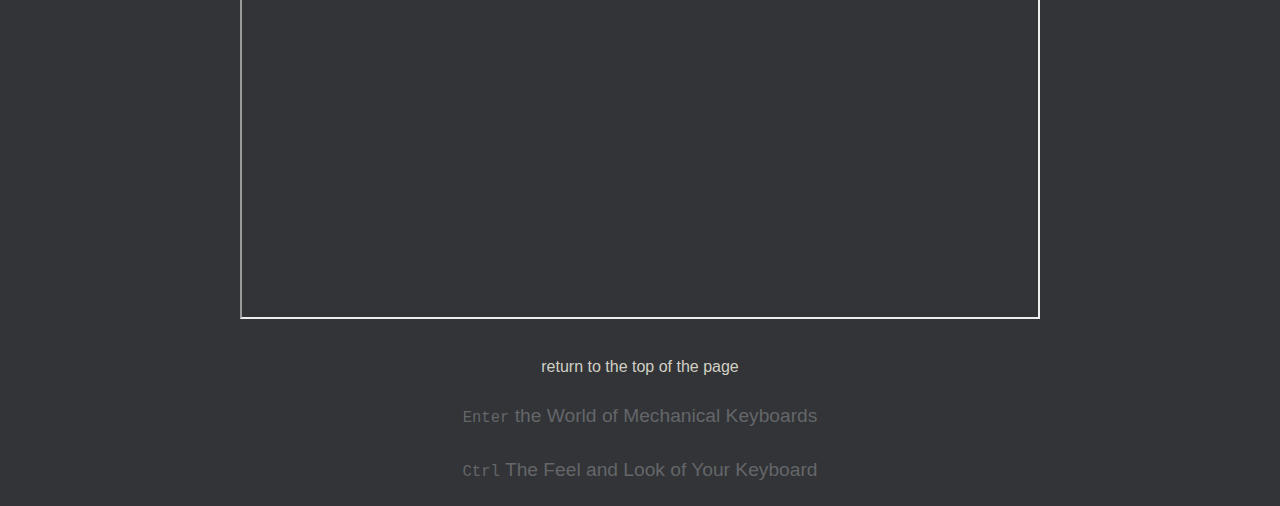
<file: tactile.html>
<!DOCTYPE html>
<html lang="en">
  <head>
    <meta charset="UTF-8" />
    <meta http-equiv="X-UA-Compatible" content="IE=edge" />
    <meta name="viewport" content="width=device-width, initial-scale=1.0" />
    <title>Keeb Blog</title>
    <link rel="stylesheet" href="style.css" />
  </head>
  <body>
    <header id="top" role="banner">
      <img class="logo" src="images/logo.png" alt="logo" />
      <nav role="navigation">
        <ul class="nav_links">
          <li>
            <a href="index.html" title="Homepage">Homepage</a>
          </li>
          <li>
            <a href="linear.html" title="linear">Linear</a>
          </li>
          <li>
            <a href="tactile.html" title="Tactile">Tactile</a>
          </li>
          <li>
            <a href="clicky.html" title="Clicky">Clicky</a>
          </li>
        </ul>
      </nav>
    </header>
    <main role="main">
      <article role="article">
        <!--source: https://switchandclick.com/linear-vs-tactile-vs-clicky-switches-a-helpful-guide-with-an-infographic/ -->
        <h1>Tactile Switches: Bumpy and Satisfying</h1>
        <img class="switch" src="images/Brown.gif" alt="brownswitch" />
        <p>
          Tactile switches are a type of switch that focus on producing a
          tactile bump and a relatively quiet audible click with each keystroke.
          Tactile switches offer great feedback when typing, so you know by the
          sound and feel everything is working properly and all of your
          keystrokes are getting logged. Not to mention they are satisfying and
          fun to use.
        </p>
        <h1>Should You Get Tactile Switches?</h1>
        <p>
          Tactile switches are fun to use and offer great feedback whilst
          typing, but there are some factors you should consider before
          purchasing a keyboard with tactile switches. Tactile switches are a
          great switch for beginners or anyone new to mechanical keyboards. They
          will be undoubtedly an upgrade from your normal laptop keyboard or
          membrane style keyboard. Anyone can pick up a keyboard with tactile
          switches and enjoy the satisfying bumps on each keystroke. Tactile
          switches produce a bump of varying sizes (depending on the switch) and
          emit a small clicky sound. The tactile switches are not quite as loud
          as a clicky switch, so you should be able to use them in a public
          setting without drawing too much attention to yourself with the noise.
          We highly recommend a tactile switch for someone getting a mechanical
          keyboard the first time.
        </p>
        <h1>Tactile Switch Sound Test</h1>
        <iframe
          width="800"
          height="600"
          allow="fullscreen"
          src="https://www.youtube.com/embed/hKi2wg4-IeQ"
        ></iframe>
      </article>
    </main>
    <footer role="sectionlink">
      <a href="tactile.html#top">return to the top of the page</a>
      <p><kbd>Enter</kbd> the World of Mechanical Keyboards</p>
      <p><kbd>Ctrl</kbd> The Feel and Look of Your Keyboard</p>
    </footer>
  </body>
</html>
</file>
<file: style.css>
* {
    box-sizing: border-box;
    margin: 0;
    padding: 0;
    background-color: #323437;
}

li,a {
    font-family: sans-serif;
    font-weight: 500;
    font-size: 16px;
    color:#d1d0c5;
    text-decoration: none;
}

header {
    display: flex;
    justify-content: flex-end;
    align-items: center;
    padding: 30px 10%;
}

.logo {
    cursor: pointer;
    height: 40px;
    width: 200px;
    margin-right: auto;
    margin-bottom: 1em;
}

.nav_links {
    list-style: none;
}

.nav_links li{
    display: inline-block;
    padding: 0 20px;
}

.nav_links li a, footer a:hover{
    transition: all 0.3s ease 0s;
}

.nav_links li a:hover, footer a:hover{
    color: #e2b714
}

footer {
    text-align: center;
    line-height: 4em;
	margin-top: 1em;
}

h1 {
	font: 2em sans-serif;
    margin: 0 auto;
	margin-bottom: 1.5em;
    margin-top: 1.5em;
    color:  #e2b714;
    text-align: center;
    width: 60%;
}

p, data, .datalist{
    color: #646669;
    font: 1.2em sans-serif;
    text-align: center;
    margin: 0 auto;
    line-height: 1.8;
    margin-bottom: 1em;
    width: 60%;
}

ul {
    list-style-type: none;
}

/*source: https://www.youtube.com/watch?v=Trw_9lisYVY&t=281s */
.container {
    display: flex;
    flex-direction: column;
    justify-content: center;
    align-items: center;
    margin: 0 auto;
    width: 65%;
}

.container .gallery {
    display: flex;
    flex-direction: row;
    justify-content: space-between;
}

.container .gallery .column {
    display: flex;
    flex-direction: column;
    width: 32.5%;
}

.container .gallery .column img{
    width: 100%;
    padding-bottom: 15px;
    border-radius: 5px;
}

.layoutPic, .switch {
    display: block;
    margin: auto;
    padding: 1.5em;
    width: 25%;
    height: 0 auto;
    border-radius: 5px;
}

iframe {
    display: block;
    margin: 0 auto;
}
</file>
